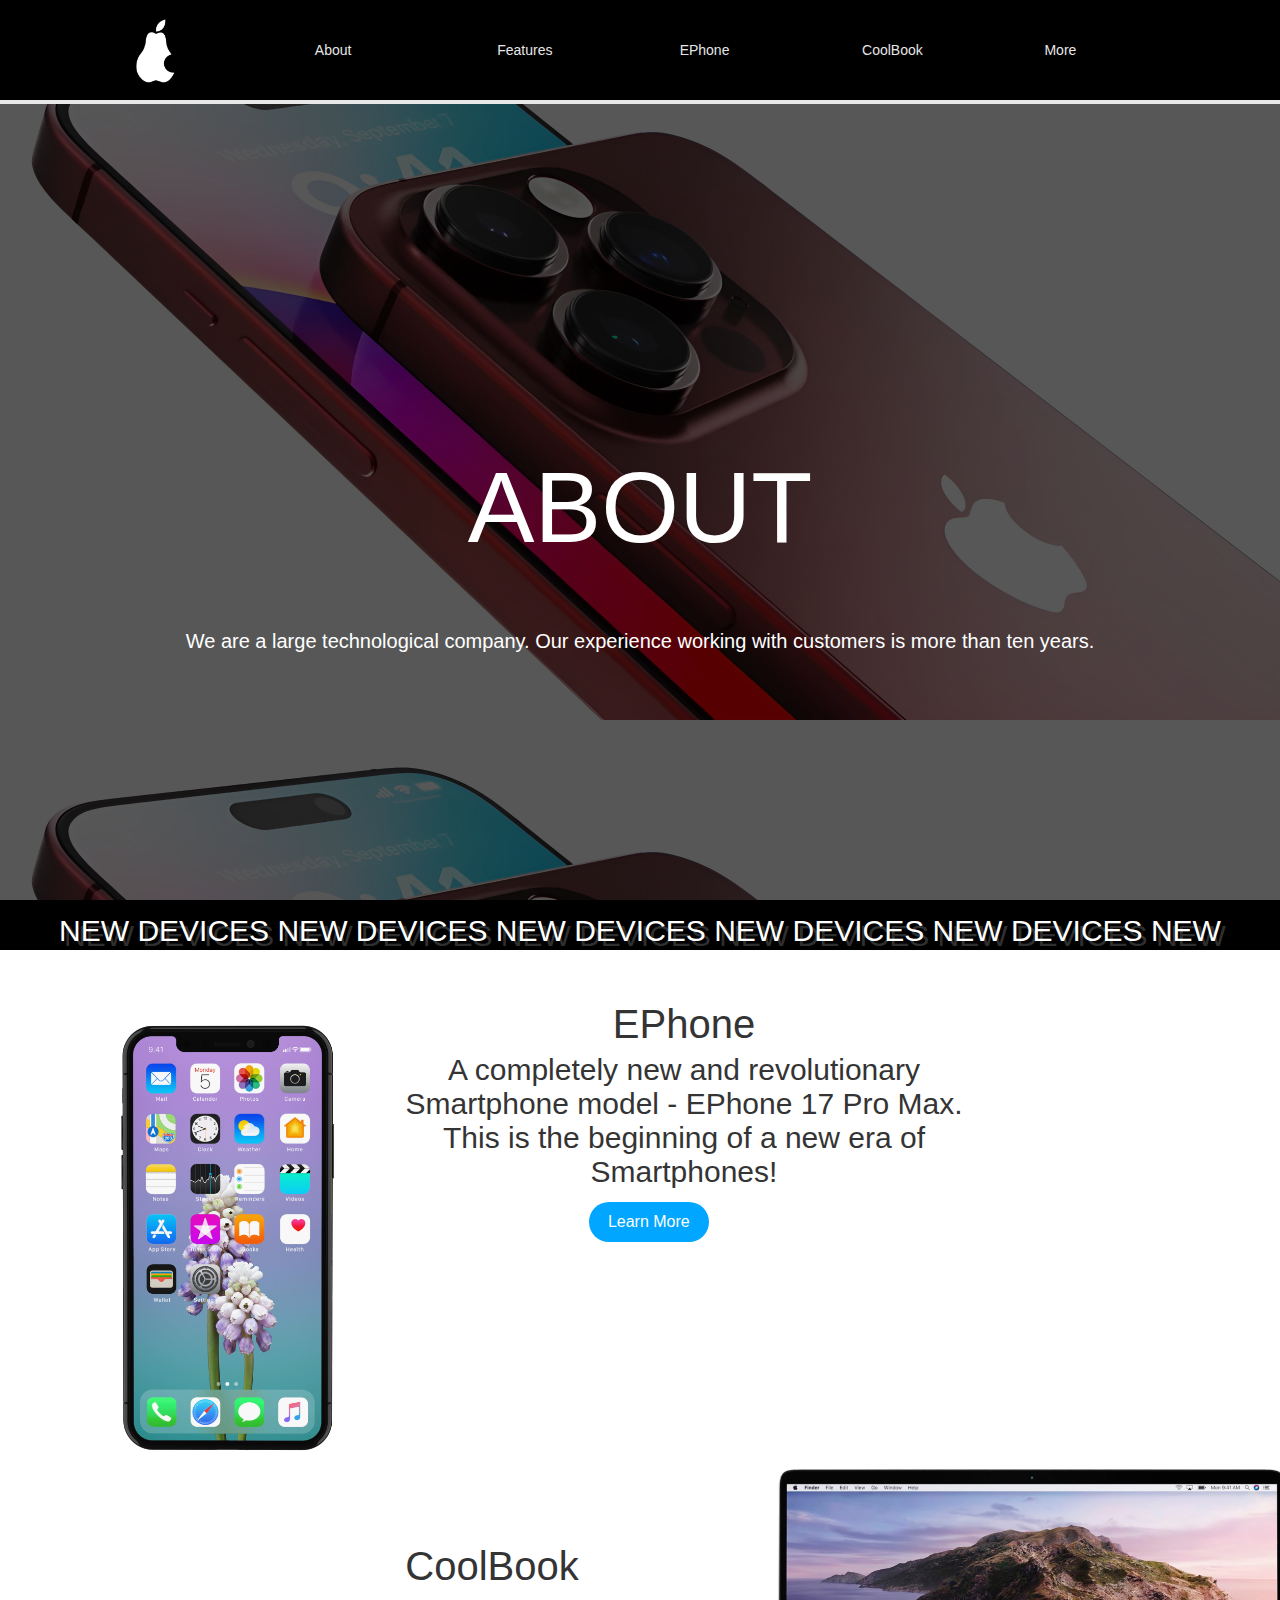
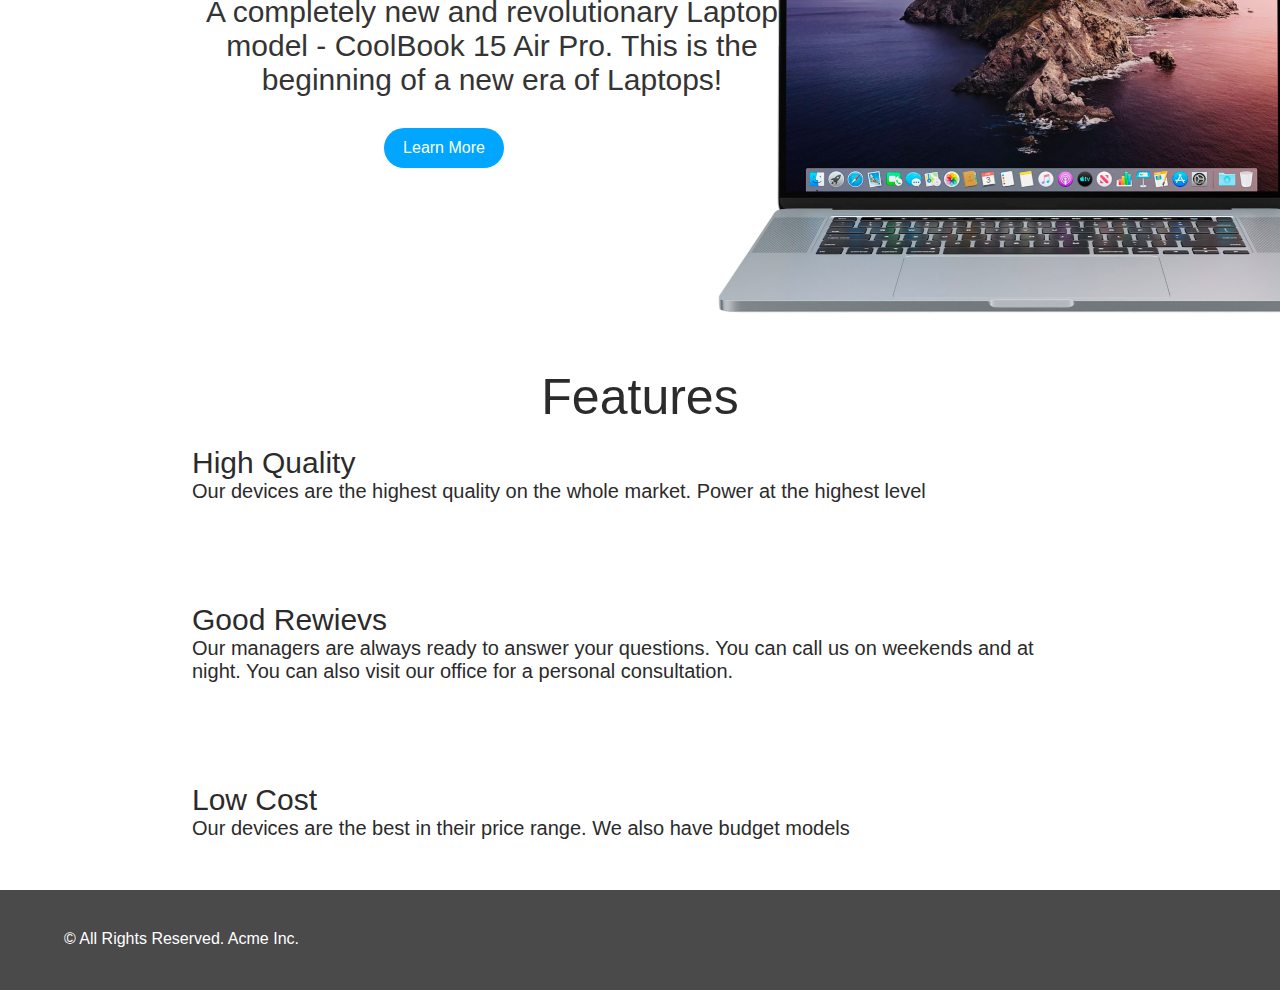
<file: index.html>
<!DOCTYPE html>
<html lang="en">
<head>
    <meta charset="UTF-8">
    <meta name="viewport" content="width=device-width, initial-scale=1.0">
    <title>Pear</title>
    <link rel="stylesheet" href="css/style.css">
</head>
<body>
    <div class="nav-wrapper">
        <img src="img/cjmof48s.png" alt="" class="logo">
        <nav class="topnav">
            <a href="#about" class="nav-link">About</a>
            <a href="#features" class="nav-link">Features</a>
            <a href="#ephone" class="nav-link">EPhone</a>
            <a href="#coolbook" class="nav-link">CoolBook</a>
            <a href="#" class="nav-link">More</a>
        </nav>
    </div>
    <div class="pa">

    </div>
    <div id="about" class="about">


    </div>
    <div class="text">
        <h1 class="a-par">ABOUT</h1>
        <p class="a-text">We are a large technological company. Our experience working with customers is more than ten years.</p>
    </div>
    <div class="stro">
        <p id="ephone" class="strot">NEW DEVICES NEW DEVICES NEW DEVICES NEW DEVICES NEW DEVICES NEW DEVICES </p>
    </div>
    <div id="ephone" class="store">
        <div class="burgst">
            <img src="img/phn1.png" alt="" class="imgphon">
            <div class="text1phon">EPhone
                <div class="phonpa"></div>
                <p class="phonpar">A completely new and revolutionary Smartphone model - EPhone 17 Pro Max.
                    This is the beginning of a new era of Smartphones!</p>
            </div>
            <button onclick="location.href='pageabout.html'" class="pmore">Learn More</button>
        </div>
        <div id="coolbook" class="burgste">
            <img src="img/1-foto-2.png" alt="" class="imglap">
            <div class="text1lap">CoolBook
                <div class="lapa"></div>
                <p class="lapar">A completely new and revolutionary Laptop model - CoolBook 15 Air Pro.
                    This is the beginning of a new era of Laptops!</p>
            </div>
            <button onclick="location.href='pageabout2.html'" class="lamore">Learn More</button>
        </div>
    </div>
    <div class="none"></div>
    <h1 class="headfeat">Features</h1>
        <div id="features" class="features">
            <h1 class="headpunkt1">High Quality</h1>
            <p class="parpunkt1">Our devices are the highest quality on the whole market. Power at the highest level</p>
            <h1 class="headpunkt2">Good Rewievs</h1>
            <p class="parpunkt2">Our managers are always ready to answer your questions. You can call us on weekends and at night. You can also visit our office for a personal consultation.</p>
            <h1 class="headpunkt2">Low Cost</h1>
            <p class="parpunkt2">Our devices are the best in their price range. We also have budget models</p>
        </div>
    <div class="podval">
    </div>
    <p class="eec">© All Rights Reserved. Acme Inc.</p>
</body>
</html>
</file>
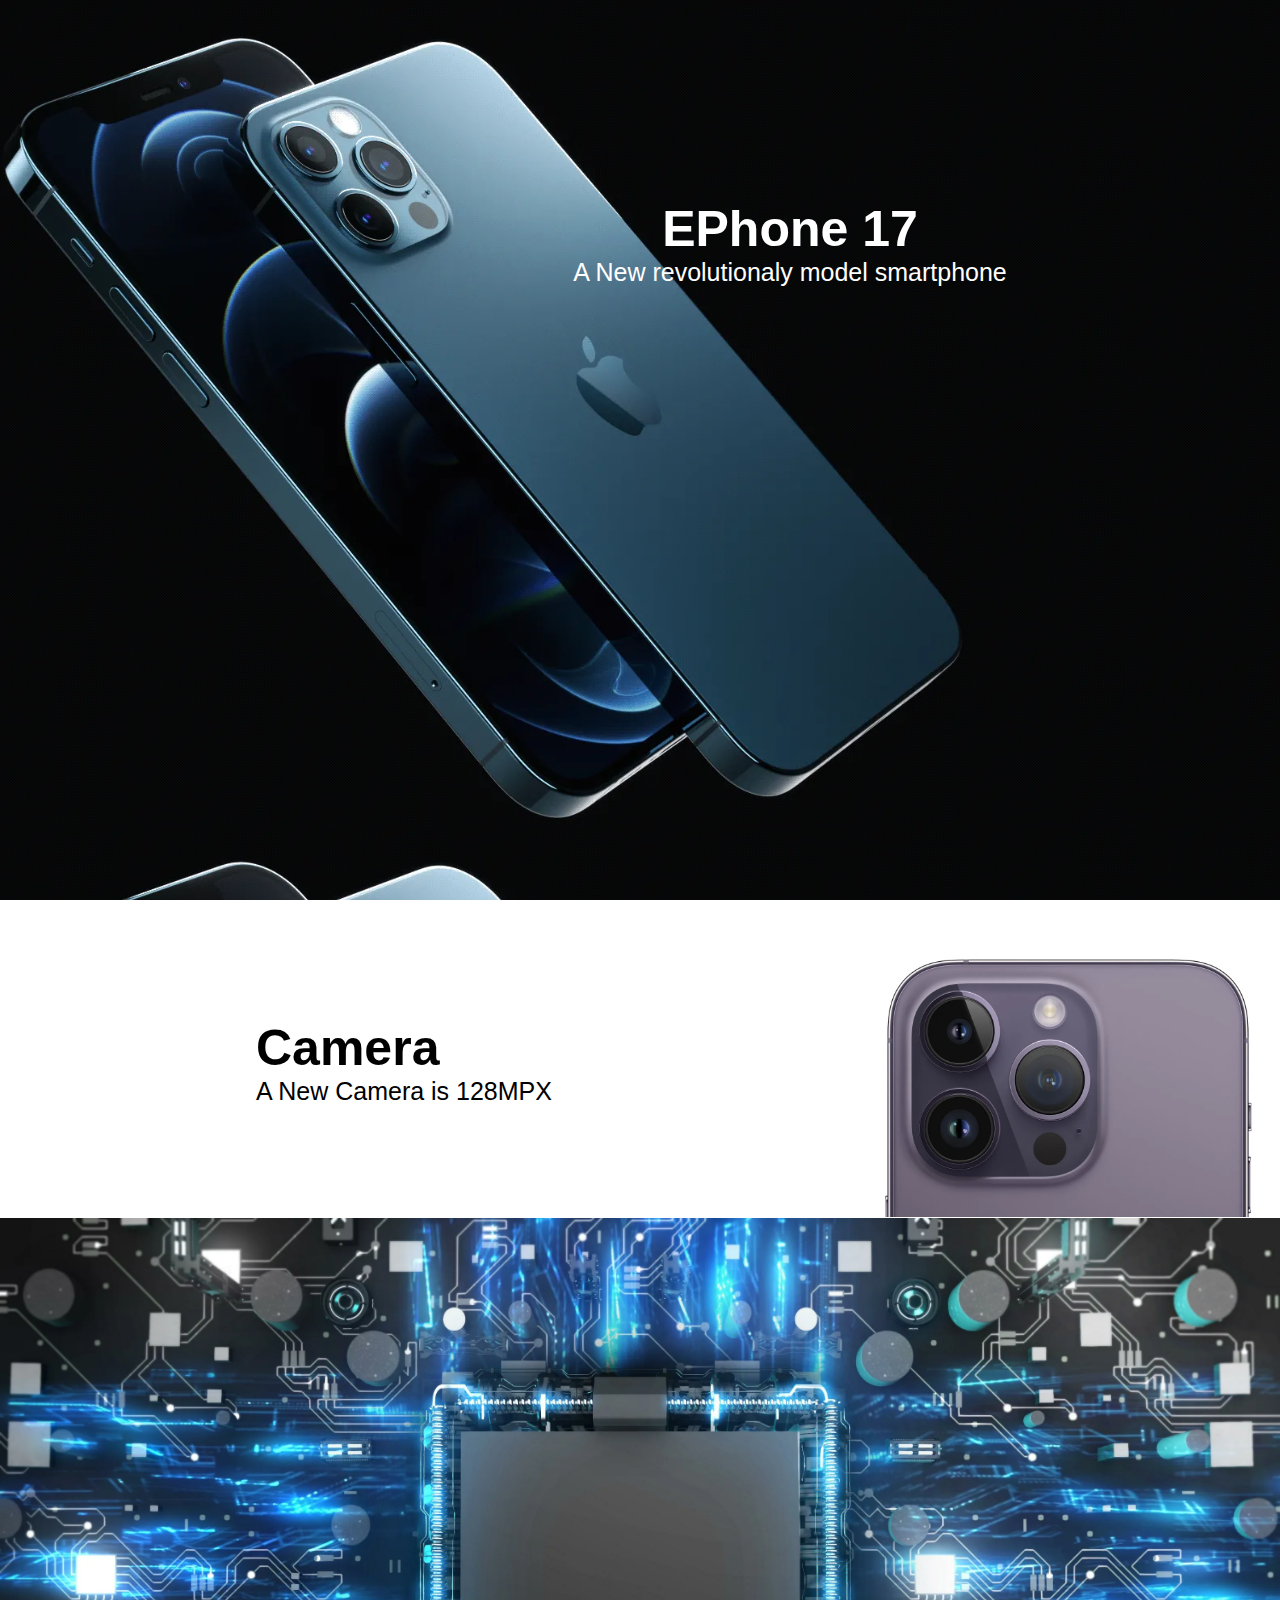
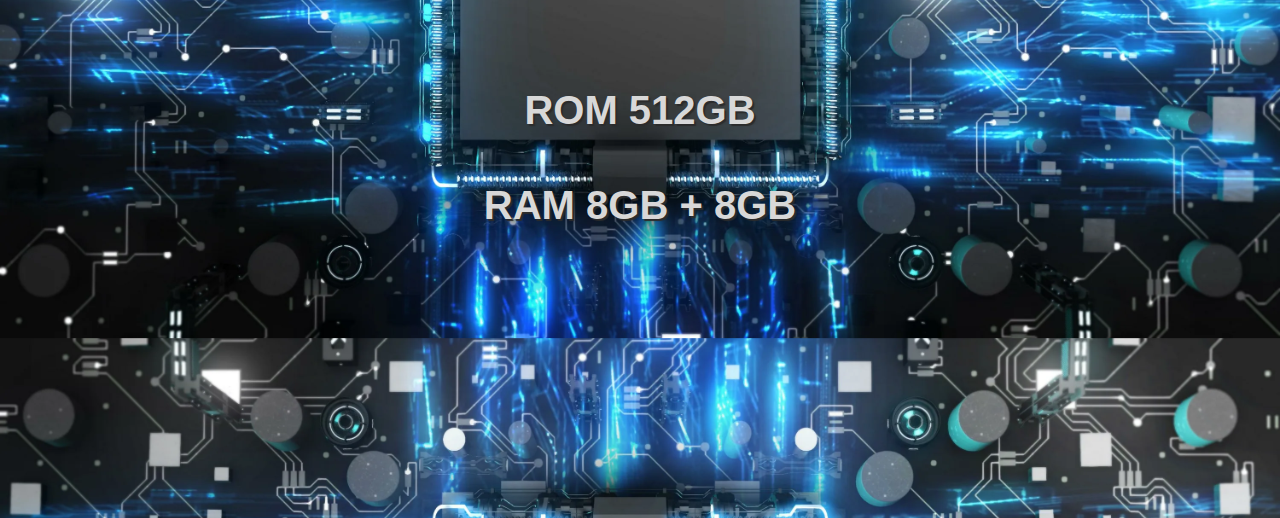
<file: pageabout.html>
<!DOCTYPE html>
<html lang="en">
<head>
    <meta charset="UTF-8">
    <meta name="viewport" content="width=device-width, initial-scale=1.0">
    <title>Document</title>
    <link rel="stylesheet" href="css/style.css">
</head>
<body>
    <div class="p1">
        
    </div>
    <h1 class="ph1">EPhone 17</h1>
        <p class="pp1">A New revolutionaly model smartphone</p>
    <div class="p2">
        <img src="img/ic2.webp" alt="" class="pi2">
    </div>
    <h1 class="ph2">Camera</h1>
        <p class="pp2">A New Camera is 128MPX</p>
    <div class="p3">
    </div>
        <p class="pp3">ROM 512GB</p>
        <p class="pp4">RAM 8GB + 8GB</p>
    <div class="podval2">
    </div>
</body>
</html>
</file>
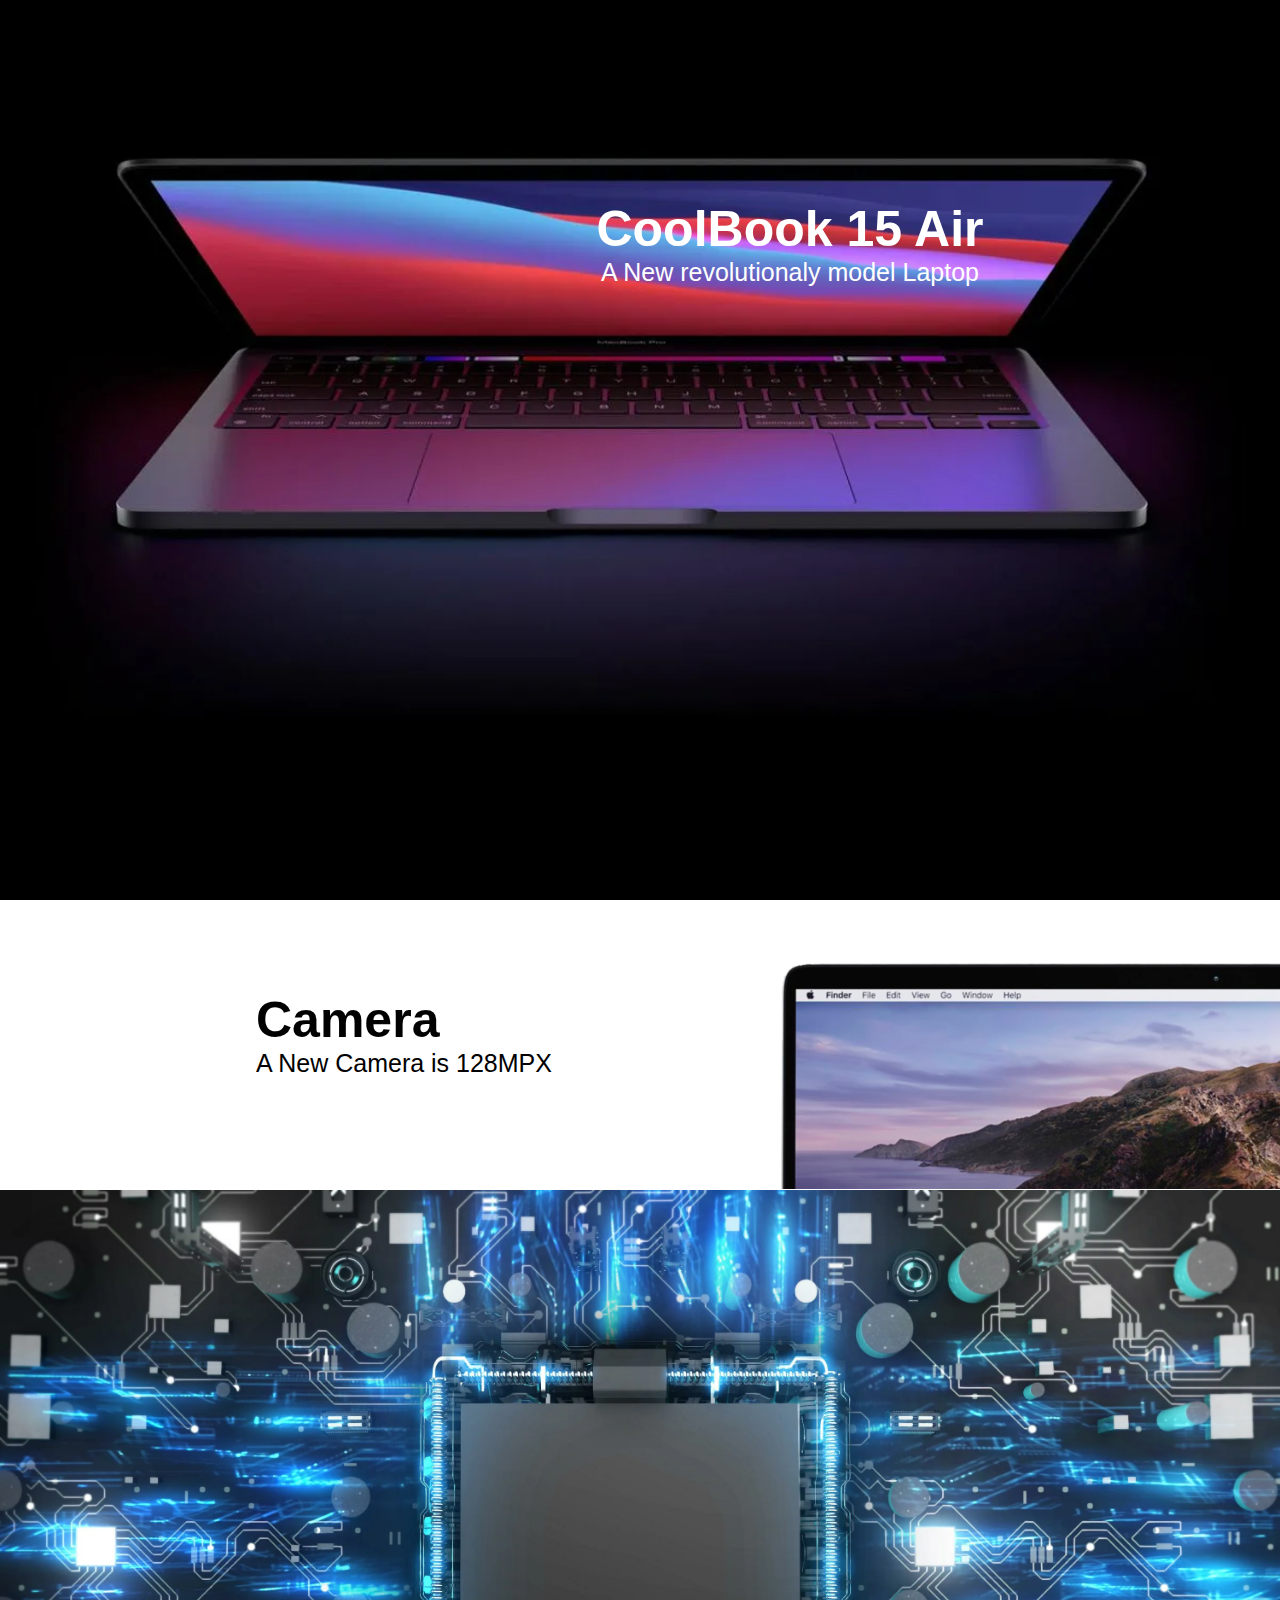
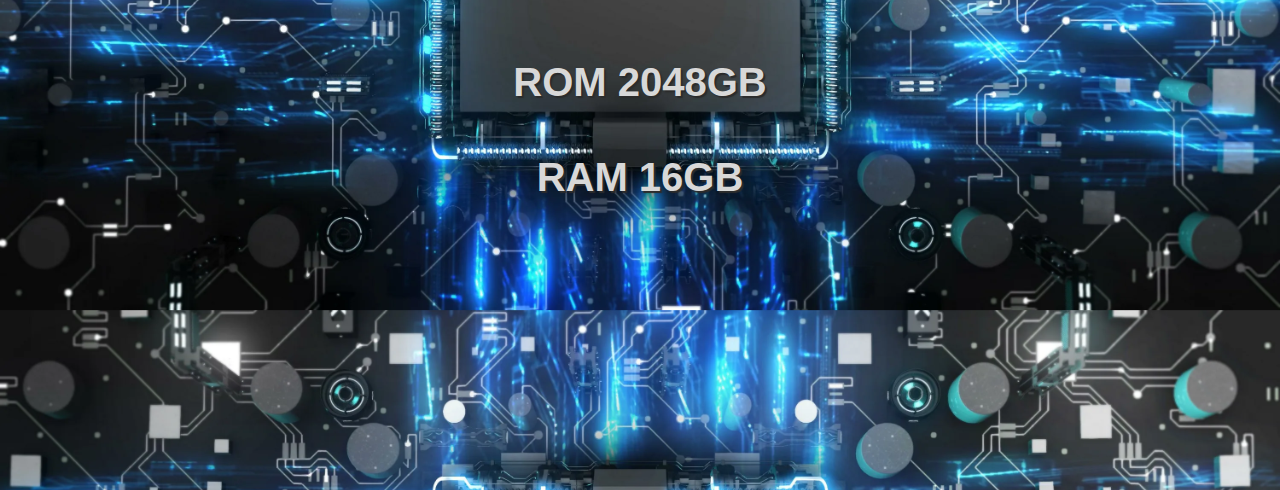
<file: pageabout2.html>
<!DOCTYPE html>
<html lang="en">
<head>
    <meta charset="UTF-8">
    <meta name="viewport" content="width=device-width, initial-scale=1.0">
    <title>Document</title>
    <link rel="stylesheet" href="css/style.css">
</head>
<body>
    <div class="p15">
        
    </div>
    <h1 class="ph1">CoolBook 15 Air</h1>
        <p class="pp1">A New revolutionaly model Laptop</p>
    <div class="p2">
        <img src="img/3.png" alt="" class="pi2">
    </div>
    <h1 class="ph2">Camera</h1>
        <p class="pp2">A New Camera is 128MPX</p>
    <div class="p3">
    </div>
        <p class="pp3">ROM 2048GB</p>
        <p class="pp4">RAM 16GB</p>
    <div class="podval2">
    </div>
</body>
</html>
</file>
<file: css/style.css>
* * {
    margin: 0;
    padding: 0;
    box-sizing: border-box;
}

html, body, header {
    height: 100%;
}
html {
    font-size: 10px;
    font-family: 'Open Sans', sans-serif;
}

.nav-wrapper {
    height: 100px;
    background-color: black;
    display: flex;
    padding: 0 10px;
    width: 100%;
    align-items: center;
    justify-content: space-between;
    top: 0;
    position: fixed;
    z-index: 1000;
}
.topnav {
    display: flex;
    justify-content: space-between;
    width: 70%;
    -ms-align-items: center;
    align-items: center;
    margin-left: 20px;
    margin-right: 7%;
}
.nav-link {
    text-decoration: none;
    color: rgb(230, 230, 230);
    display: inline-block;
    font-size: 1.4rem;
    padding: 10px 15px;
    width: 70%;
    transition: 0.3s ease-in;
}

.nav-link + .nav-link {
    margin-left: 3rem; /* Adjusted margin */
}

.logo {
    display: flex;
    font-weight: bold;
    width: 40px;
    margin-left: 10%;
}
.pa {
    background-color: rgb(232, 232, 232);
    width: 100%;
    height: 4px;
    position: fixed;
    z-index: 1000;
    margin-top: 100px;
}
.about {
    background-image: url(../img/Bgi.jpg);
    background-size: 100%;
    height: 100%;
    filter:brightness(34%);
}
.a-par {
    text-align: center;
    color: rgb(255, 255, 255);
    position: absolute;
    top: 50%;
    left:5%;
    right:5%;
    font-size: 100px;
    font-weight: 540;
}
.a-text {
    text-align: center;
    color: rgb(255, 255, 255);
    position: absolute;
    top: 70%;
    left:5%;
    right:5%;
    font-size: 20px;
    font-weight: 500;
}
.stro {
    background-color: rgb(0, 0, 0);
    width: 100%;
    height: 50px;
    text-transform: uppercase;
    overflow: hidden;
}
.strot {
    color: rgb(255, 255, 255);
    font-size: 30px;
    text-shadow: 5px 5px 0px rgba(255,255,255,0.2);
    top: 101.5%;
    text-align: center;
    width: 100%;
    overflow: hidden;
    position: absolute;
}
.imgphon {
    height: 550px;
    margin-left: -250px;
}
.text1phon {
    margin-top: -500px;
    width: 600px;
    height: 200px;
    font-size: 40px;
    text-align: center;
    color: rgb(52, 52, 52);
    margin-left: 30%;
}
.phonpar {
    font-size: 30px;
    color: rgb(52, 52, 52);
    text-align: center;
    width: 100%;
    margin-top: 6px;
}
.pmore {
    border: none;
    width: 120px;
    height: 40px;
    background-color: rgb(0, 166, 255);
    color: rgb(255, 255, 255);
    margin-left: 46%;
    border-radius: 20px;
    font-size: 16px;
    text-decoration: none;
}
.imglap {
    height: 500px;
    margin-left: 55%;

}
.text1lap {
    margin-top: -400px;
    width: 600px;
    height: 200px;
    font-size: 40px;
    text-align: center;
    color: rgb(52, 52, 52);
    margin-right: 50%;
    margin-left: 15%;
}
.lapar {
    font-size: 30px;
    color: rgb(52, 52, 52);
    text-align: center;
    width: 100%;
    margin-top: 6px;
}
.lamore {
    width: 120px;
    height: 40px;
    background-color: rgb(0, 166, 255);
    color: rgb(255, 255, 255);
    margin-left: 30%;
    border-radius: 20px;
    font-size: 16px;
    border: none;
    margin-top: -130px;
}
.none {
    height: 200px;
}
.burgste {
    margin-top: 200px;
    width: 100%;
}
.features {
    display: block;
}
.headfeat {
    text-align: center;
    font-size: 50px;
    font-weight: 500;
    color: rgb(43, 43, 43);
}
.headpunkt1 {
    margin-top: 20px;
    margin-left: 15%;
    margin-right: 15%;
    font-size: 30px;
    font-weight: 500;
    color: rgb(43, 43, 43);
}
.parpunkt1 {
    margin-left: 15%;
    margin-right: 15%;
    font-size: 20px;
    font-weight: 400;
    color: rgb(43, 43, 43);
}
.headpunkt2 {
    margin-top: 100px;
    margin-left: 15%;
    margin-right: 15%;
    font-size: 30px;
    font-weight: 500;
    color: rgb(43, 43, 43);
}
.parpunkt2 {
    margin-left: 15%;
    margin-right: 15%;
    font-size: 20px;
    font-weight: 400;
    color: rgb(43, 43, 43);
}
.podval {
    background-color: rgb(74, 74, 74);
    margin-top: 50px;
    width: 100%;
    height: 100px;
}
.eec {
    color: white;
    font-size: 16px;
    margin-left: 5%;
    margin-top: -60px;
}
.p1 {
    background-color: black;
    background-size: 100%;
    width: 100%;
    height: 100%;
    background-image: url(../img/ip1.png);
}
.ph1 {
    color: white;
    font-size: 50px;
    text-align: center;
    margin-top: -700px;
    margin-left: 300px;
}
.pp1 {
    color: white;
    font-size: 25px;
    text-align: center;
    margin-left: 300px;
}
.pi2 {
    width: 600px;
    margin-left: 60%;
}
.p2 {
    margin-top: 630px;
}
.ph2 {
    color: rgb(0, 0, 0);
    font-size: 50px;
    text-align: left;
    margin-top: -200px;
    margin-left: 20%;
}
.pp2 {
    color: rgb(0, 0, 0);
    font-size: 25px;
    text-align: left;
    margin-left: 20%;
}
.p3 {
    background-color: black;
    background-size: 100%;
    width: 100%;
    height: 100%;
    background-image: url(../img/ip3.webp);
    margin-top: 112px;
}
.pp3 {
    color: rgb(216, 216, 216);
    font-size: 40px;
    text-align: center;
    margin-top: -430px;
    font-weight: 760;
    text-shadow: 2px 2px 1px rgb(44, 44, 44);
}
.pp4 {
    color: rgb(216, 216, 216);
    font-size: 40px;
    text-align: center;
    margin-top: 50px;
    font-weight: 760;
    text-shadow: 2px 2px 1px rgb(44, 44, 44);
}
.p15 {
    background-color: black;
    background-size: 100%;
    width: 100%;
    height: 100%;
    background-image: url(../img/i5.webp);
}
</file>
